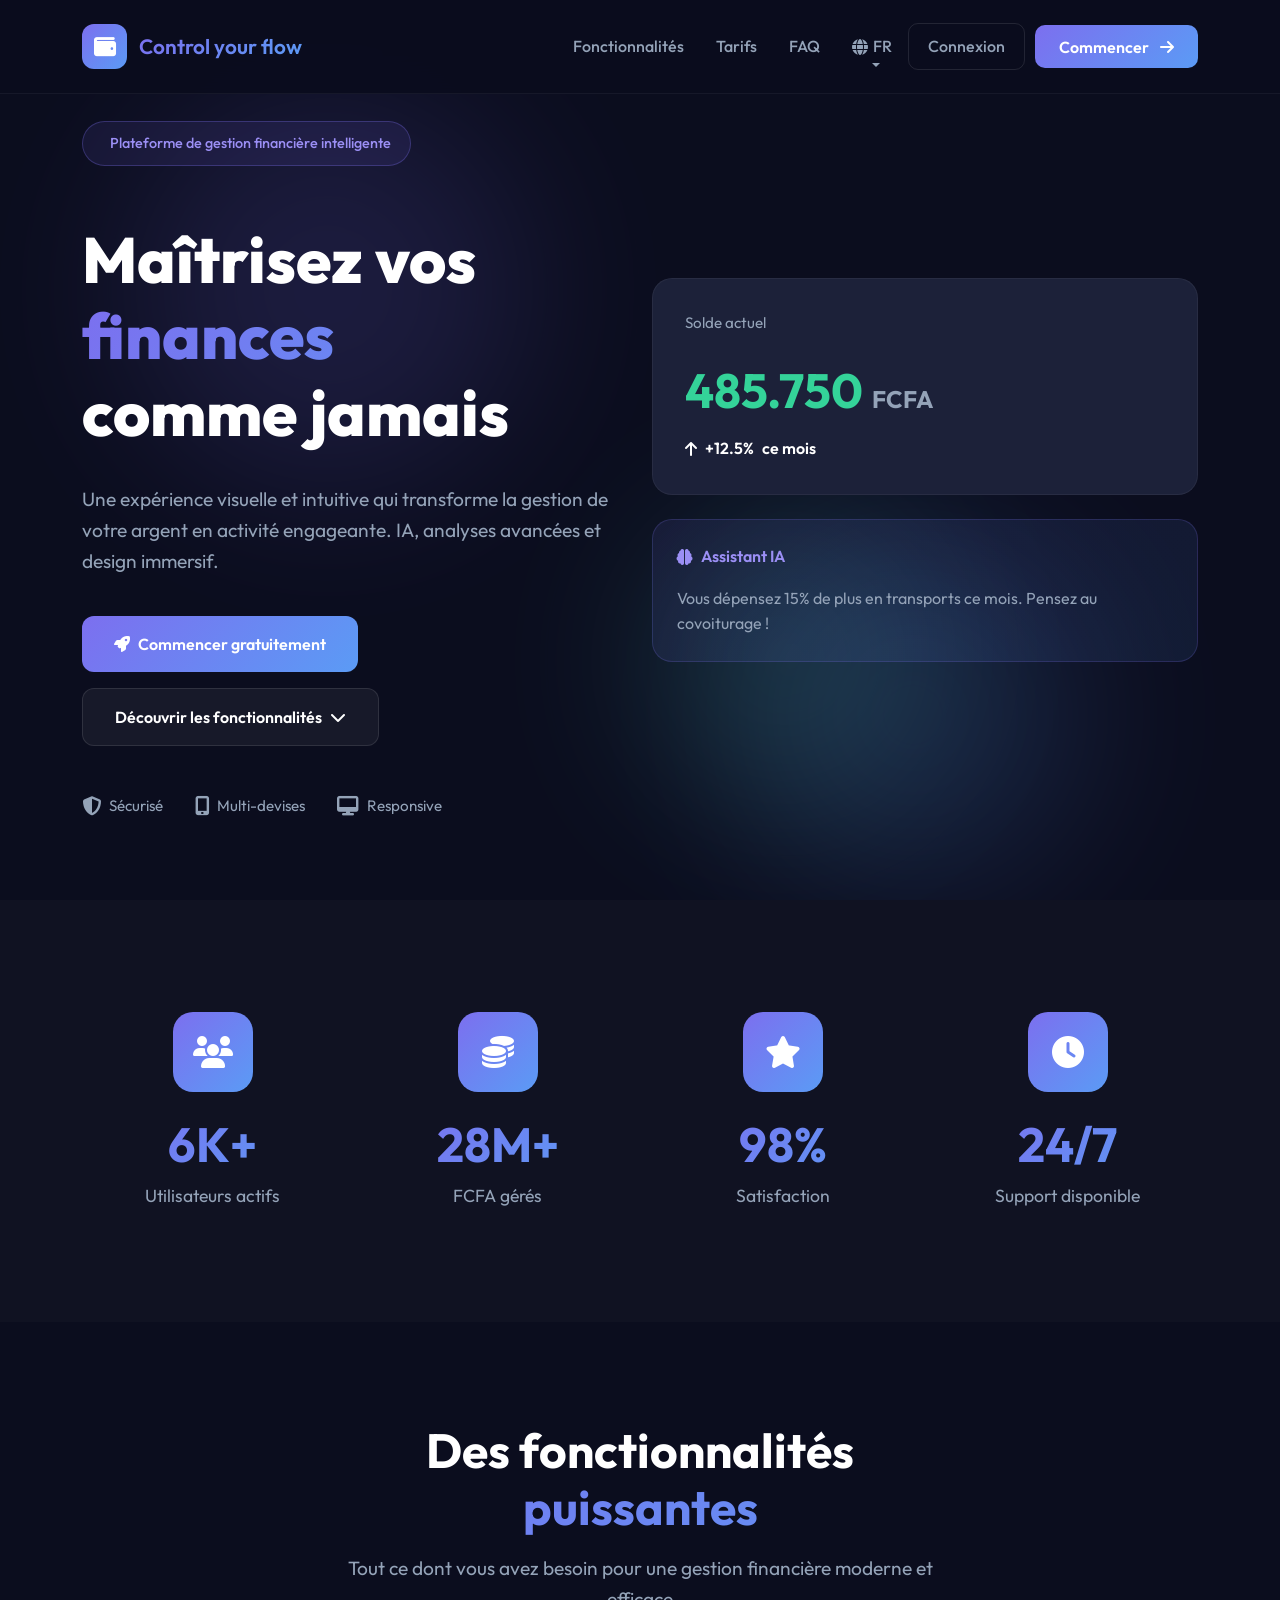
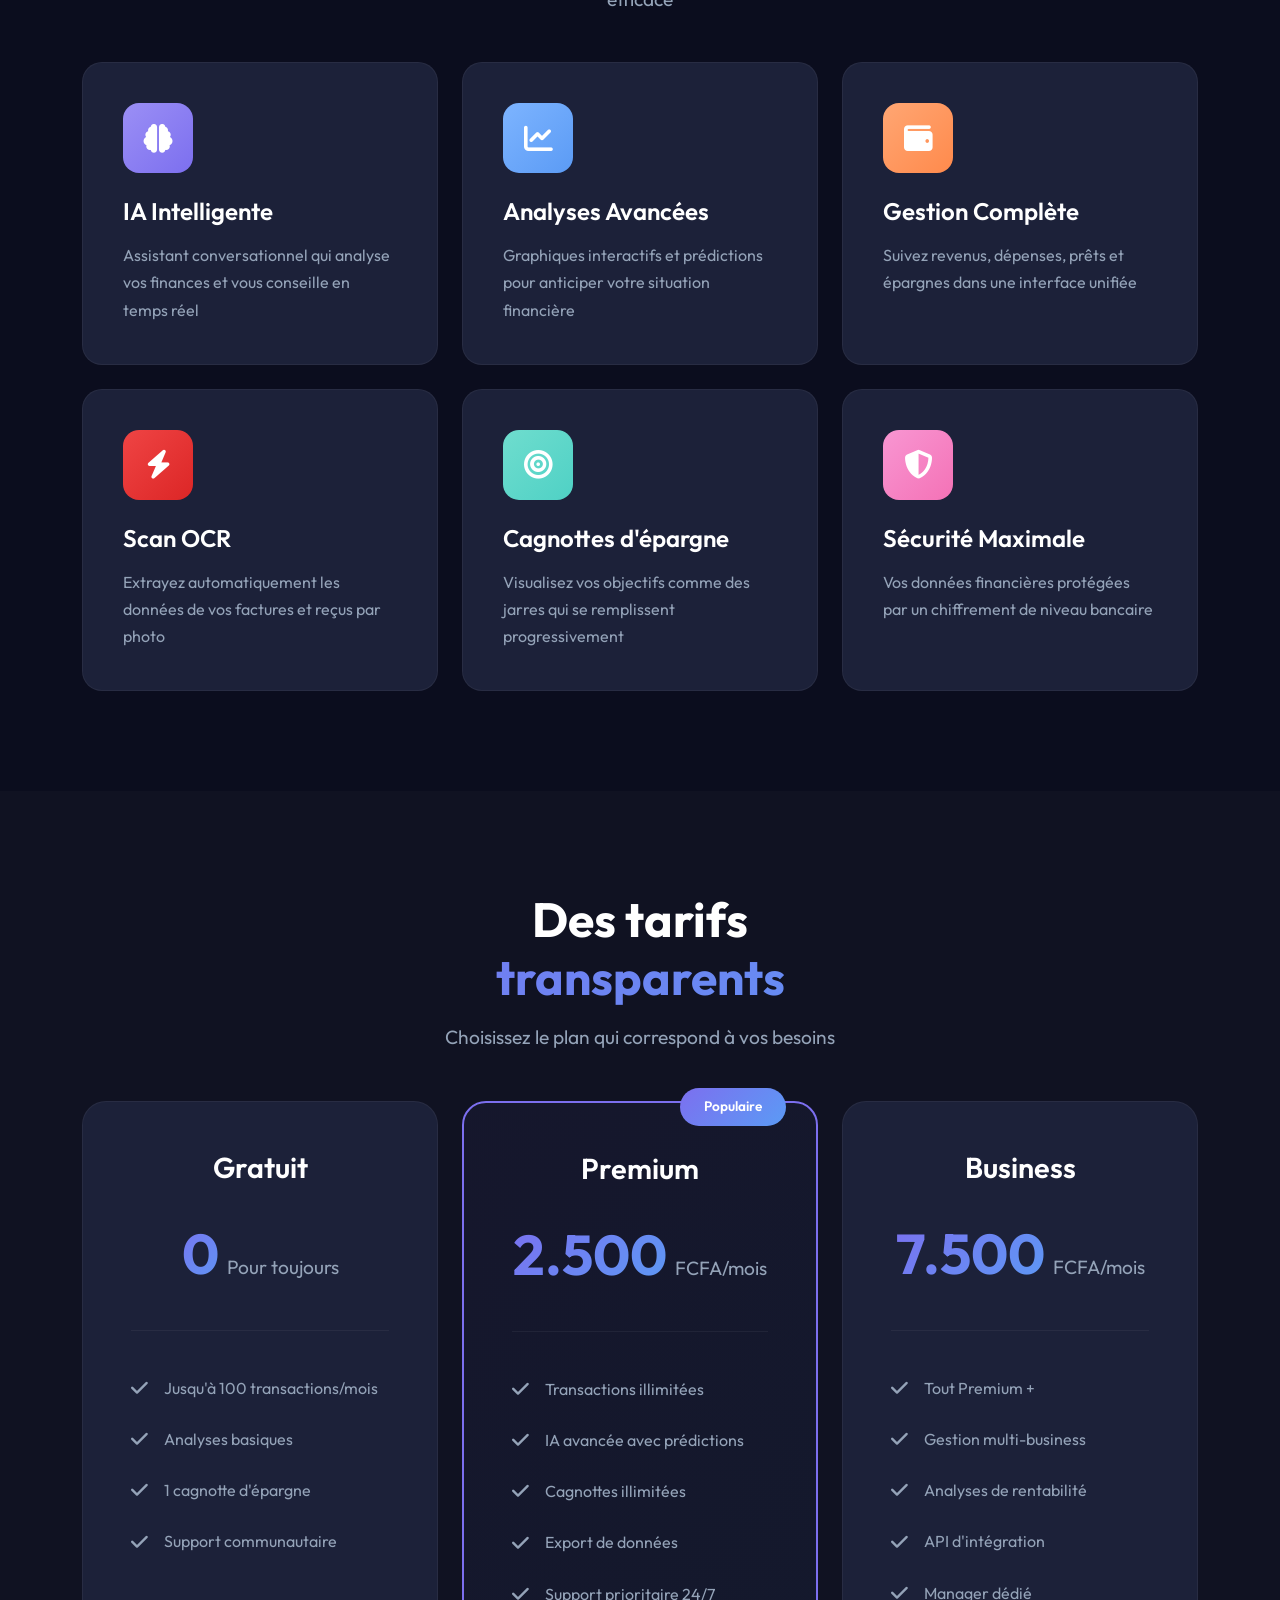
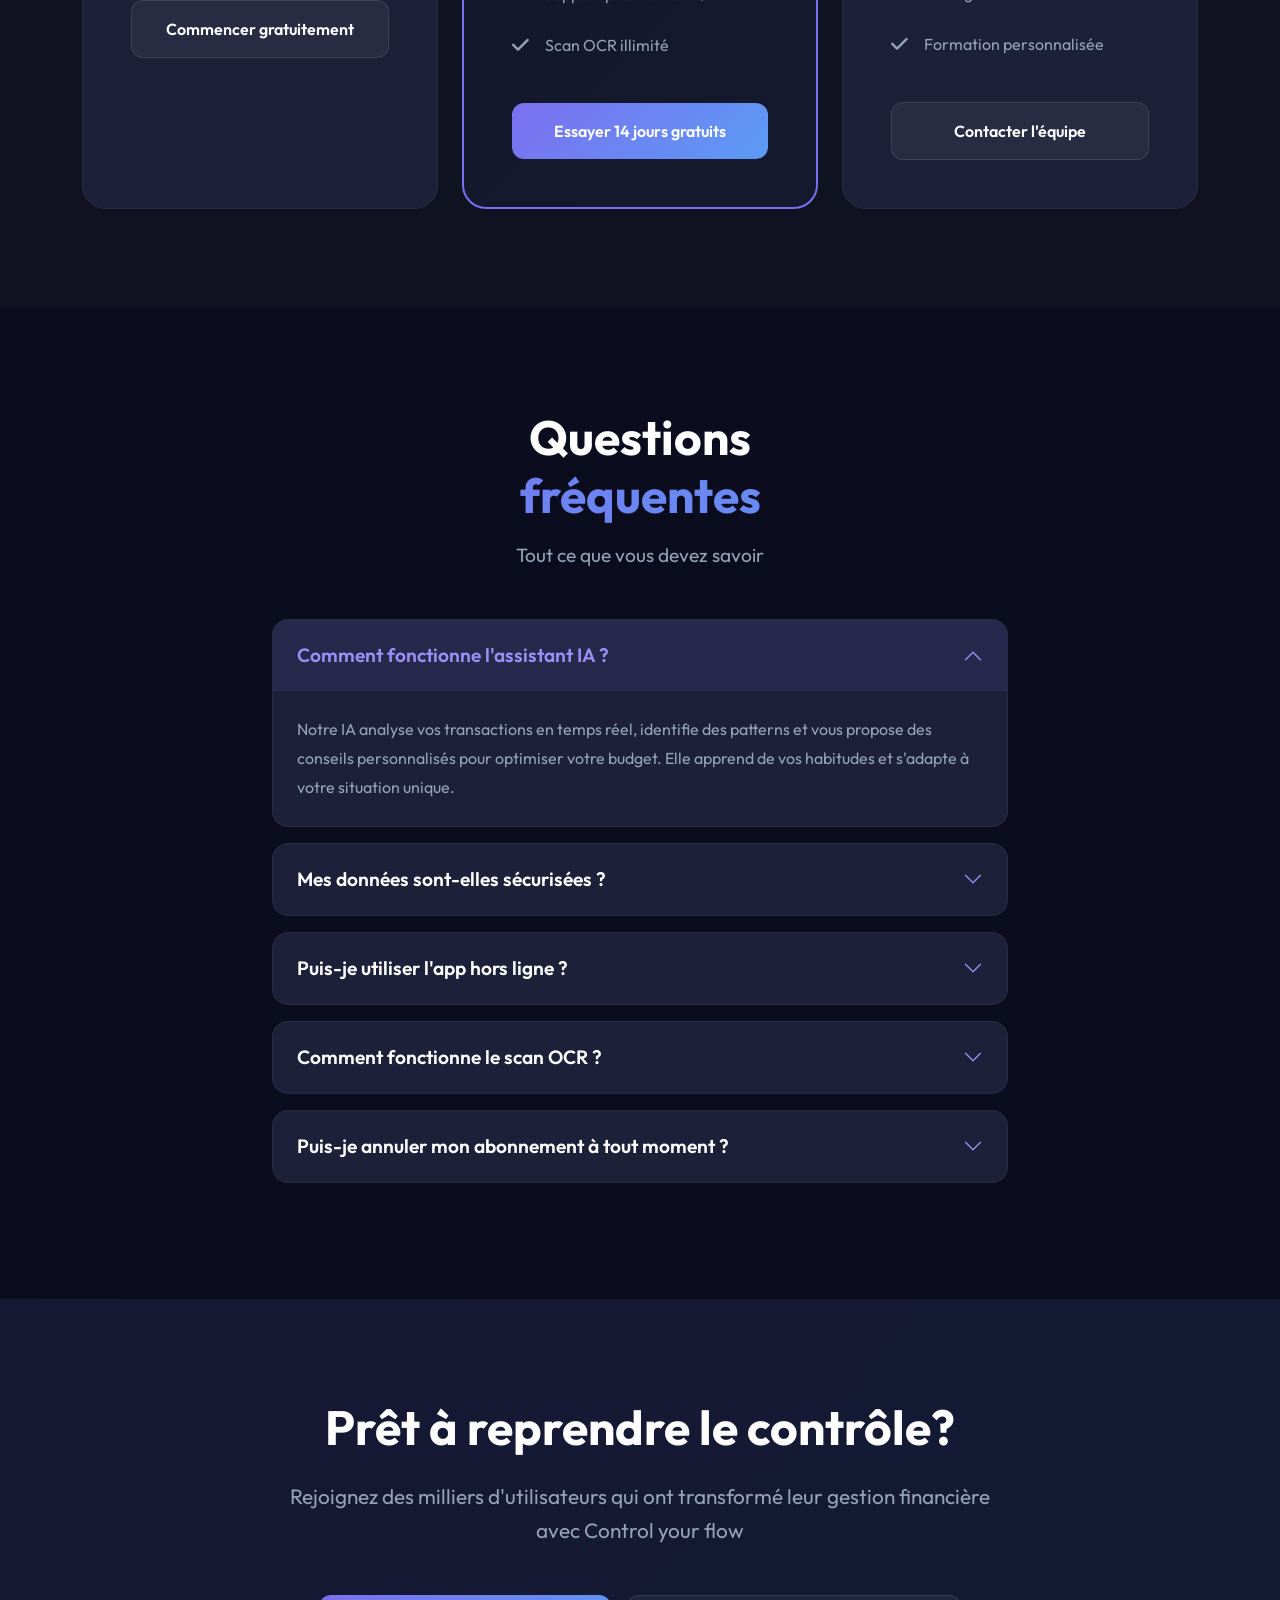
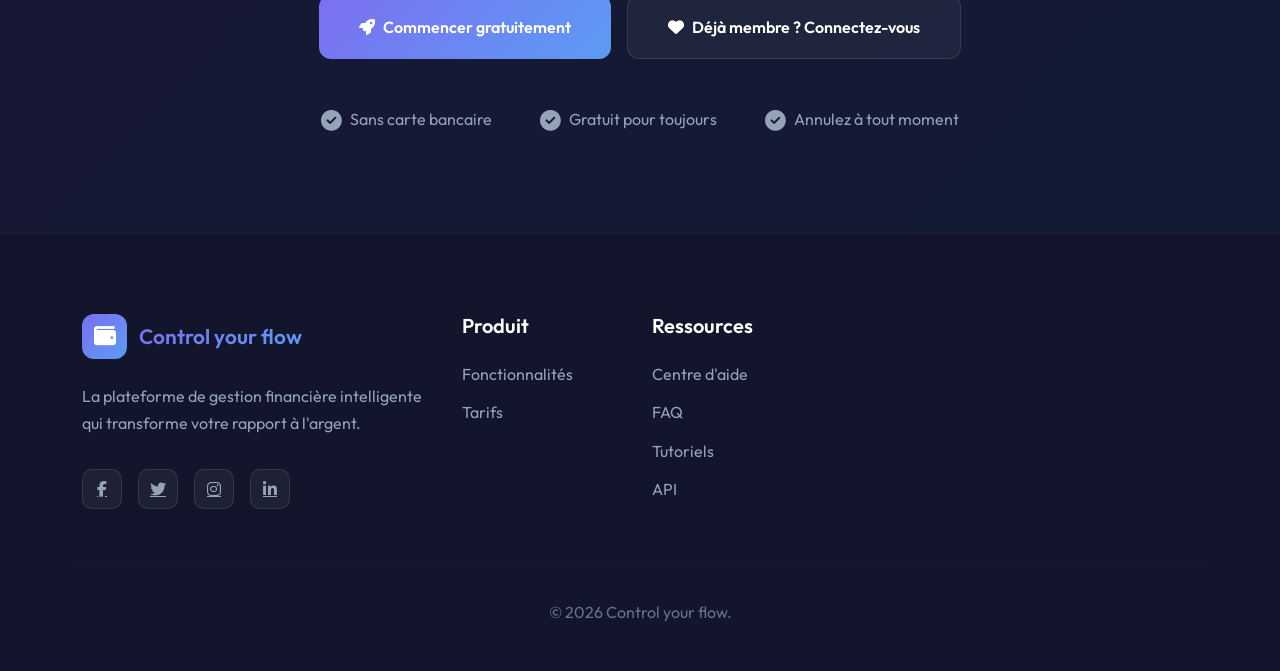
<file: index.html>
<!DOCTYPE html>
<html lang="fr">
<head>
    <meta charset="UTF-8">
    <link rel="icon" type="image/svg+xml" href="/vite.svg" />
    <meta name="viewport" content="width=device-width, initial-scale=1.0">
    <title>Control Your Flow - Plateforme de gestion financière intelligente</title>
    
 
    <link href="https://cdn.jsdelivr.net/npm/bootstrap@5.3.2/dist/css/bootstrap.min.css" rel="stylesheet">
    
 
    <link rel="preconnect" href="https://fonts.googleapis.com">
    <link rel="preconnect" href="https://fonts.gstatic.com" crossorigin>
    <link href="https://fonts.googleapis.com/css2?family=Outfit:wght@300;400;500;600;700;800&display=swap" rel="stylesheet">
    
 
    <link rel="stylesheet" href="https://cdnjs.cloudflare.com/ajax/libs/font-awesome/6.5.1/css/all.min.css">
    

    <link rel="stylesheet" href="pageacceuil.css">
</head>
<body>
  
    <nav class="navbar navbar-expand-lg navbar-dark fixed-top">
        <div class="container">
            <a class="navbar-brand d-flex align-items-center" href="#home">
                <div class="logo-icon">
                    <i class="fas fa-wallet"></i>
                </div>
                <span class="brand-text">Control your flow</span>
            </a>
            
            <button class="navbar-toggler" type="button" data-bs-toggle="collapse" data-bs-target="#navbarNav">
                <span class="navbar-toggler-icon"></span>
            </button>
            
            <div class="collapse navbar-collapse" id="navbarNav">
                <ul class="navbar-nav ms-auto align-items-center">
                    <li class="nav-item">
                        <a class="nav-link" href="#fonctionnalites" data-fr="Fonctionnalités" data-en="Features">Fonctionnalités</a>
                    </li>
                    <li class="nav-item">
                        <a class="nav-link" href="#tarifs" data-fr="Tarifs" data-en="Pricing">Tarifs</a>
                    </li>
                    
                    <li class="nav-item">
                        <a class="nav-link" href="#faq" data-fr="FAQ" data-en="FAQ">FAQ</a>
                    </li>
                    <li class="nav-item dropdown">
                        <a class="nav-link dropdown-toggle language-switcher" href="#" id="languageDropdown" role="button" data-bs-toggle="dropdown">
                            <i class="fas fa-globe"></i>
                            <span id="currentLang">FR</span>
                        </a>
                        <ul class="dropdown-menu dropdown-menu-end">
                            <li><a class="dropdown-item" href="#" onclick="switchLanguage('fr')">Français</a></li>
                            <li><a class="dropdown-item" href="#" onclick="switchLanguage('en')">English</a></li>
                        </ul>
                    </li>
                    <li class="nav-item">
                        <a class="nav-link btn-connexion" href="signin.html" data-fr="Connexion" data-en="Login">Connexion</a>
                    </li>
                    <li class="nav-item">
                        <a class="btn btn-commencer" href="signup.html" data-fr="Commencer" data-en="Get Started">
                            Commencer
                            <i class="fas fa-arrow-right ms-2"></i>
                        </a>
                    </li>
                </ul>
            </div>
        </div>
    </nav>

   
    <section id="home" class="hero-section">
        <div class="container">
            <div class="row align-items-center">
                <div class="col-lg-6">
                    <div class="hero-badge mb-4">
                        <i class="fas fa-sparkles me-2"></i>
                        <span data-fr="Plateforme de gestion financière intelligente" data-en="Intelligent financial management platform">Plateforme de gestion financière intelligente</span>
                    </div>
                    
                    <h1 class="hero-title">
                        <span data-fr="Maîtrisez vos" data-en="Master your">Maîtrisez vos</span>
                        <span class="gradient-text" data-fr="finances" data-en="finances">finances</span>
                        <span data-fr="comme jamais" data-en="like never before">comme jamais</span>
                    </h1>
                    
                    <p class="hero-description" data-fr="Une expérience visuelle et intuitive qui transforme la gestion de votre argent en activité engageante. IA, analyses avancées et design immersif." data-en="A visual and intuitive experience that transforms your money management into an engaging activity. AI, advanced analytics and immersive design.">
                        Une expérience visuelle et intuitive qui transforme la gestion de votre argent en activité engageante. IA, analyses avancées et design immersif.
                    </p>
                    
                    <div class="hero-buttons">
                        <a href="signup.html" class="btn btn-primary-custom" data-fr="Commencer gratuitement" data-en="Start for free">
                            <i class="fas fa-rocket me-2"></i>
                            Commencer gratuitement
                        </a>
                        <a href="#fonctionnalites" class="btn btn-secondary-custom" data-fr="Découvrir les fonctionnalités" data-en="Discover features">
                            Découvrir les fonctionnalités
                            <i class="fas fa-chevron-down ms-2"></i>
                        </a>
                    </div>
                    
                    <div class="hero-features">
                        <div class="feature-item">
                            <i class="fas fa-shield-alt"></i>
                            <span data-fr="Sécurisé" data-en="Secure">Sécurisé</span>
                        </div>
                        <div class="feature-item">
                            <i class="fas fa-mobile-alt"></i>
                            <span data-fr="Multi-devises" data-en="Multi-device">Multi-devises</span>
                        </div>
                        <div class="feature-item">
                            <i class="fas fa-desktop"></i>
                            <span data-fr="Responsive" data-en="Responsive">Responsive</span>
                        </div>
                    </div>
                </div>
                
                <div class="col-lg-6">
                    <div class="hero-cards">
                        <div class="balance-card">
                            <div class="card-header-custom">
                                <span data-fr="Solde actuel" data-en="Current balance">Solde actuel</span>
                            </div>
                            <div class="balance-amount">485.750 <span class="currency">FCFA</span></div>
                            <div class="balance-change">
                                <i class="fas fa-arrow-up"></i>
                                +12.5% <span data-fr="ce mois" data-en="this month">ce mois</span>
                            </div>
                        </div>
                        
                        <div class="ai-assistant-card">
                            <div class="ai-header">
                                <i class="fas fa-brain"></i>
                                <span data-fr="Assistant IA" data-en="AI Assistant">Assistant IA</span>
                            </div>
                            <p data-fr=" Vous dépensez 15% de plus en transports ce mois. Pensez au covoiturage !" data-en="💡 You're spending 15% more on transportation this month. Consider carpooling!">
                                 Vous dépensez 15% de plus en transports ce mois. Pensez au covoiturage !
                            </p>
                        </div>
                    </div>
                </div>
            </div>
        </div>
        
        
        <div class="floating-shapes">
            <div class="shape shape-1"></div>
            <div class="shape shape-2"></div>
            <div class="shape shape-3"></div>
        </div>
    </section>

    
    <section class="stats-section">
        <div class="container">
            <div class="row text-center">
                <div class="col-lg-3 col-md-6 mb-4 mb-lg-0">
                    <div class="stat-card">
                        <div class="stat-icon">
                            <i class="fas fa-users"></i>
                        </div>
                        <h3 class="stat-number" data-count="10000">10K+</h3>
                        <p class="stat-label" data-fr="Utilisateurs actifs" data-en="Active users">Utilisateurs actifs</p>
                    </div>
                </div>
                
                <div class="col-lg-3 col-md-6 mb-4 mb-lg-0">
                    <div class="stat-card">
                        <div class="stat-icon">
                            <i class="fas fa-coins"></i>
                        </div>
                        <h3 class="stat-number" data-count="50000000">50M+</h3>
                        <p class="stat-label" data-fr="FCFA gérés" data-en="FCFA managed">FCFA gérés</p>
                    </div>
                </div>
                
                <div class="col-lg-3 col-md-6">
                    <div class="stat-card">
                        <div class="stat-icon">
                            <i class="fas fa-star"></i>
                        </div>
                        <h3 class="stat-number">98%</h3>
                        <p class="stat-label" data-fr="Satisfaction" data-en="Satisfaction">Satisfaction</p>
                    </div>
                </div>
                
                <div class="col-lg-3 col-md-6">
                    <div class="stat-card">
                        <div class="stat-icon">
                            <i class="fas fa-clock"></i>
                        </div>
                        <h3 class="stat-number">24/7</h3>
                        <p class="stat-label" data-fr="Support disponible" data-en="Support available">Support disponible</p>
                    </div>
                </div>
            </div>
        </div>
    </section>

    
    <section id="fonctionnalites" class="features-section">
        <div class="container">
            <div class="section-header text-center mb-5">
                <h2 class="section-title">
                    <span data-fr="Des fonctionnalités" data-en="Features">Des fonctionnalités</span>
                    <span class="gradient-text" data-fr="puissantes" data-en="powerful">puissantes</span>
                </h2>
                <p class="section-subtitle" data-fr="Tout ce dont vous avez besoin pour une gestion financière moderne et efficace" data-en="Everything you need for modern and efficient financial management">
                    Tout ce dont vous avez besoin pour une gestion financière moderne et efficace
                </p>
            </div>
            
            <div class="row g-4">
                <div class="col-lg-4 col-md-6">
                    <div class="feature-card">
                        <div class="feature-icon gradient-purple">
                            <i class="fas fa-brain"></i>
                        </div>
                        <h3 data-fr="IA Intelligente" data-en="Smart AI">IA Intelligente</h3>
                        <p data-fr="Assistant conversationnel qui analyse vos finances et vous conseille en temps réel" data-en="Conversational assistant that analyzes your finances and advises you in real time">
                            Assistant conversationnel qui analyse vos finances et vous conseille en temps réel
                        </p>
                    </div>
                </div>
                
                <div class="col-lg-4 col-md-6">
                    <div class="feature-card">
                        <div class="feature-icon gradient-blue">
                            <i class="fas fa-chart-line"></i>
                        </div>
                        <h3 data-fr="Analyses Avancées" data-en="Advanced Analytics">Analyses Avancées</h3>
                        <p data-fr="Graphiques interactifs et prédictions pour anticiper votre situation financière" data-en="Interactive charts and predictions to anticipate your financial situation">
                            Graphiques interactifs et prédictions pour anticiper votre situation financière
                        </p>
                    </div>
                </div>
                
                <div class="col-lg-4 col-md-6">
                    <div class="feature-card">
                        <div class="feature-icon gradient-orange">
                            <i class="fas fa-wallet"></i>
                        </div>
                        <h3 data-fr="Gestion Complète" data-en="Complete Management">Gestion Complète</h3>
                        <p data-fr="Suivez revenus, dépenses, prêts et épargnes dans une interface unifiée" data-en="Track income, expenses, loans and savings in a unified interface">
                            Suivez revenus, dépenses, prêts et épargnes dans une interface unifiée
                        </p>
                    </div>
                </div>
                
                <div class="col-lg-4 col-md-6">
                    <div class="feature-card">
                        <div class="feature-icon gradient-red">
                            <i class="fas fa-bolt"></i>
                        </div>
                        <h3 data-fr="Scan OCR" data-en="OCR Scan">Scan OCR</h3>
                        <p data-fr="Extrayez automatiquement les données de vos factures et reçus par photo" data-en="Automatically extract data from your invoices and receipts by photo">
                            Extrayez automatiquement les données de vos factures et reçus par photo
                        </p>
                    </div>
                </div>
                
                <div class="col-lg-4 col-md-6">
                    <div class="feature-card">
                        <div class="feature-icon gradient-cyan">
                            <i class="fas fa-bullseye"></i>
                        </div>
                        <h3 data-fr="Cagnottes d'épargne" data-en="Savings Goals">Cagnottes d'épargne</h3>
                        <p data-fr="Visualisez vos objectifs comme des jarres qui se remplissent progressivement" data-en="Visualize your goals as jars that fill up gradually">
                            Visualisez vos objectifs comme des jarres qui se remplissent progressivement
                        </p>
                    </div>
                </div>
                
                <div class="col-lg-4 col-md-6">
                    <div class="feature-card">
                        <div class="feature-icon gradient-pink">
                            <i class="fas fa-shield-alt"></i>
                        </div>
                        <h3 data-fr="Sécurité Maximale" data-en="Maximum Security">Sécurité Maximale</h3>
                        <p data-fr="Vos données financières protégées par un chiffrement de niveau bancaire" data-en="Your financial data protected by bank-level encryption">
                            Vos données financières protégées par un chiffrement de niveau bancaire
                        </p>
                    </div>
                </div>
            </div>
        </div>
    </section>

  
    <section id="tarifs" class="pricing-section">
        <div class="container">
            <div class="section-header text-center mb-5">
                <h2 class="section-title">
                    <span data-fr="Des tarifs" data-en="Pricing">Des tarifs</span>
                    <span class="gradient-text" data-fr="transparents" data-en="transparent">transparents</span>
                </h2>
                <p class="section-subtitle" data-fr="Choisissez le plan qui correspond à vos besoins" data-en="Choose the plan that fits your needs">
                    Choisissez le plan qui correspond à vos besoins
                </p>
            </div>
            
            <div class="row g-4 justify-content-center">
                
                <div class="col-lg-4 col-md-6">
                    <div class="pricing-card">
                        <div class="pricing-header">
                            <h3 data-fr="Gratuit" data-en="Free">Gratuit</h3>
                            <div class="pricing-price">
                                <span class="price">0</span>
                                <span class="currency" data-fr="Pour toujours" data-en="Forever">Pour toujours</span>
                            </div>
                        </div>
                        
                        <ul class="pricing-features">
                            <li>
                                <i class="fas fa-check"></i>
                                <span data-fr="Jusqu'à 100 transactions/mois" data-en="Up to 100 transactions/month">Jusqu'à 100 transactions/mois</span>
                            </li>
                            <li>
                                <i class="fas fa-check"></i>
                                <span data-fr="Analyses basiques" data-en="Basic analytics">Analyses basiques</span>
                            </li>
                            <li>
                                <i class="fas fa-check"></i>
                                <span data-fr="1 cagnotte d'épargne" data-en="1 savings goal">1 cagnotte d'épargne</span>
                            </li>
                            <li>
                                <i class="fas fa-check"></i>
                                <span data-fr="Support communautaire" data-en="Community support">Support communautaire</span>
                            </li>
                        </ul>
                        
                        <a href="signup.html" class="btn btn-pricing" data-fr="Commencer gratuitement" data-en="Start for free">Commencer gratuitement</a>
                    </div>
                </div>
                
             
                <div class="col-lg-4 col-md-6">
                    <div class="pricing-card pricing-card-popular">
                        <div class="popular-badge" data-fr="Populaire" data-en="Popular">Populaire</div>
                        <div class="pricing-header">
                            <h3 data-fr="Premium" data-en="Premium">Premium</h3>
                            <div class="pricing-price">
                                <span class="price">2.500</span>
                                <span class="currency">FCFA/mois</span>
                            </div>
                        </div>
                        
                        <ul class="pricing-features">
                            <li>
                                <i class="fas fa-check"></i>
                                <span data-fr="Transactions illimitées" data-en="Unlimited transactions">Transactions illimitées</span>
                            </li>
                            <li>
                                <i class="fas fa-check"></i>
                                <span data-fr="IA avancée avec prédictions" data-en="Advanced AI with predictions">IA avancée avec prédictions</span>
                            </li>
                            <li>
                                <i class="fas fa-check"></i>
                                <span data-fr="Cagnottes illimitées" data-en="Unlimited savings goals">Cagnottes illimitées</span>
                            </li>
                            <li>
                                <i class="fas fa-check"></i>
                                <span data-fr="Export de données" data-en="Data export">Export de données</span>
                            </li>
                            <li>
                                <i class="fas fa-check"></i>
                                <span data-fr="Support prioritaire 24/7" data-en="Priority support 24/7">Support prioritaire 24/7</span>
                            </li>
                            <li>
                                <i class="fas fa-check"></i>
                                <span data-fr="Scan OCR illimité" data-en="Unlimited OCR scan">Scan OCR illimité</span>
                            </li>
                        </ul>
                        
                        <a href="signup.html" class="btn btn-pricing btn-pricing-popular" data-fr="Essayer 14 jours gratuits" data-en="Try 14 days free">Essayer 14 jours gratuits</a>
                    </div>
                </div>
                
      
                <div class="col-lg-4 col-md-6">
                    <div class="pricing-card">
                        <div class="pricing-header">
                            <h3 data-fr="Business" data-en="Business">Business</h3>
                            <div class="pricing-price">
                                <span class="price">7.500</span>
                                <span class="currency">FCFA/mois</span>
                            </div>
                        </div>
                        
                        <ul class="pricing-features">
                            <li>
                                <i class="fas fa-check"></i>
                                <span data-fr="Tout Premium +" data-en="All Premium +">Tout Premium +</span>
                            </li>
                            <li>
                                <i class="fas fa-check"></i>
                                <span data-fr="Gestion multi-business" data-en="Multi-business management">Gestion multi-business</span>
                            </li>
                            <li>
                                <i class="fas fa-check"></i>
                                <span data-fr="Analyses de rentabilité" data-en="Profitability analytics">Analyses de rentabilité</span>
                            </li>
                            <li>
                                <i class="fas fa-check"></i>
                                <span data-fr="API d'intégration" data-en="Integration API">API d'intégration</span>
                            </li>
                            <li>
                                <i class="fas fa-check"></i>
                                <span data-fr="Manager dédié" data-en="Dedicated manager">Manager dédié</span>
                            </li>
                            <li>
                                <i class="fas fa-check"></i>
                                <span data-fr="Formation personnalisée" data-en="Personalized training">Formation personnalisée</span>
                            </li>
                        </ul>
                        
                        <a href="#" class="btn btn-pricing" data-fr="Contacter l'équipe" data-en="Contact team">Contacter l'équipe</a>
                    </div>
                </div>
            </div>
        </div>
    </section>

  
    <section id="faq" class="faq-section">
        <div class="container">
            <div class="section-header text-center mb-5">
                <h2 class="section-title">
                    <span data-fr="Questions" data-en="Questions">Questions</span>
                    <span class="gradient-text" data-fr="fréquentes" data-en="frequent">fréquentes</span>
                </h2>
                <p class="section-subtitle" data-fr="Tout ce que vous devez savoir" data-en="Everything you need to know">
                    Tout ce que vous devez savoir
                </p>
            </div>
            
            <div class="row justify-content-center">
                <div class="col-lg-8">
                    <div class="accordion custom-accordion" id="faqAccordion">
                        <div class="accordion-item">
                            <h2 class="accordion-header">
                                <button class="accordion-button" type="button" data-bs-toggle="collapse" data-bs-target="#faq1">
                                    <span data-fr="Comment fonctionne l'assistant IA ?" data-en="How does the AI assistant work?">Comment fonctionne l'assistant IA ?</span>
                                </button>
                            </h2>
                            <div id="faq1" class="accordion-collapse collapse show" data-bs-parent="#faqAccordion">
                                <div class="accordion-body" data-fr="Notre IA analyse vos transactions en temps réel, identifie des patterns et vous propose des conseils personnalisés pour optimiser votre budget. Elle apprend de vos habitudes et s'adapte à votre situation unique." data-en="Our AI analyzes your transactions in real time, identifies patterns and offers you personalized advice to optimize your budget. It learns from your habits and adapts to your unique situation.">
                                    Notre IA analyse vos transactions en temps réel, identifie des patterns et vous propose des conseils personnalisés pour optimiser votre budget. Elle apprend de vos habitudes et s'adapte à votre situation unique.
                                </div>
                            </div>
                        </div>
                        
                        <div class="accordion-item">
                            <h2 class="accordion-header">
                                <button class="accordion-button collapsed" type="button" data-bs-toggle="collapse" data-bs-target="#faq2">
                                    <span data-fr="Mes données sont-elles sécurisées ?" data-en="Is my data secure?">Mes données sont-elles sécurisées ?</span>
                                </button>
                            </h2>
                            <div id="faq2" class="accordion-collapse collapse" data-bs-parent="#faqAccordion">
                                <div class="accordion-body" data-fr="Absolument. Nous utilisons un chiffrement de niveau bancaire (AES-256) pour protéger toutes vos données. Vos informations financières ne sont jamais partagées avec des tiers et nos serveurs sont hébergés dans des centres de données certifiés." data-en="Absolutely. We use bank-level encryption (AES-256) to protect all your data. Your financial information is never shared with third parties and our servers are hosted in certified data centers.">
                                    Absolument. Nous utilisons un chiffrement de niveau bancaire (AES-256) pour protéger toutes vos données. Vos informations financières ne sont jamais partagées avec des tiers et nos serveurs sont hébergés dans des centres de données certifiés.
                                </div>
                            </div>
                        </div>
                        
                        <div class="accordion-item">
                            <h2 class="accordion-header">
                                <button class="accordion-button collapsed" type="button" data-bs-toggle="collapse" data-bs-target="#faq3">
                                    <span data-fr="Puis-je utiliser l'app hors ligne ?" data-en="Can I use the app offline?">Puis-je utiliser l'app hors ligne ?</span>
                                </button>
                            </h2>
                            <div id="faq3" class="accordion-collapse collapse" data-bs-parent="#faqAccordion">
                                <div class="accordion-body" data-fr="Oui ! Notre application mobile vous permet d'enregistrer des transactions même sans connexion internet. Les données seront automatiquement synchronisées dès que vous retrouverez une connexion." data-en="Yes! Our mobile application allows you to record transactions even without an internet connection. The data will be automatically synchronized as soon as you regain a connection.">
                                    Oui ! Notre application mobile vous permet d'enregistrer des transactions même sans connexion internet. Les données seront automatiquement synchronisées dès que vous retrouverez une connexion.
                                </div>
                            </div>
                        </div>
                        
                        <div class="accordion-item">
                            <h2 class="accordion-header">
                                <button class="accordion-button collapsed" type="button" data-bs-toggle="collapse" data-bs-target="#faq4">
                                    <span data-fr="Comment fonctionne le scan OCR ?" data-en="How does OCR scanning work?">Comment fonctionne le scan OCR ?</span>
                                </button>
                            </h2>
                            <div id="faq4" class="accordion-collapse collapse" data-bs-parent="#faqAccordion">
                                <div class="accordion-body" data-fr="Prenez simplement une photo de votre facture ou reçu avec votre smartphone. Notre technologie OCR extrait automatiquement les informations importantes (montant, date, catégorie) et crée la transaction pour vous." data-en="Simply take a photo of your invoice or receipt with your smartphone. Our OCR technology automatically extracts important information (amount, date, category) and creates the transaction for you.">
                                    Prenez simplement une photo de votre facture ou reçu avec votre smartphone. Notre technologie OCR extrait automatiquement les informations importantes (montant, date, catégorie) et crée la transaction pour vous.
                                </div>
                            </div>
                        </div>
                        
                        <div class="accordion-item">
                            <h2 class="accordion-header">
                                <button class="accordion-button collapsed" type="button" data-bs-toggle="collapse" data-bs-target="#faq5">
                                    <span data-fr="Puis-je annuler mon abonnement à tout moment ?" data-en="Can I cancel my subscription at any time?">Puis-je annuler mon abonnement à tout moment ?</span>
                                </button>
                            </h2>
                            <div id="faq5" class="accordion-collapse collapse" data-bs-parent="#faqAccordion">
                                <div class="accordion-body" data-fr="Oui, vous pouvez annuler votre abonnement à tout moment depuis les paramètres de votre compte. Il n'y a aucun engagement et aucun frais d'annulation. Vous conserverez l'accès jusqu'à la fin de votre période payée." data-en="Yes, you can cancel your subscription at any time from your account settings. There is no commitment and no cancellation fees. You will retain access until the end of your paid period.">
                                    Oui, vous pouvez annuler votre abonnement à tout moment depuis les paramètres de votre compte. Il n'y a aucun engagement et aucun frais d'annulation. Vous conserverez l'accès jusqu'à la fin de votre période payée.
                                </div>
                            </div>
                        </div>
                    </div>
                </div>
            </div>
        </div>
    </section>

    
    <section class="cta-section">
        <div class="container">
            <div class="cta-content text-center">
                <h2 data-fr="Prêt à reprendre le contrôle?" data-en="Ready to take back control?">Prêt à reprendre le contrôle?</h2>
                <p data-fr="Rejoignez des milliers d'utilisateurs qui ont transformé leur gestion financière avec Control your flow" data-en="Join thousands of users who have transformed their financial management with Control your flow">
                    Rejoignez des milliers d'utilisateurs qui ont transformé leur gestion financière avec Control your flow
                </p>
                
                <div class="cta-buttons">
                    <a href="signup.html" class="btn btn-cta-primary" data-fr="Commencer gratuitement" data-en="Start for free">
                        <i class="fas fa-rocket me-2"></i>
                        Commencer gratuitement
                    </a>
                    <a href="signin.html" class="btn btn-cta-secondary" data-fr="Déjà membre ? Connectez-vous" data-en="Already a member? Log in">
                        <i class="fas fa-heart me-2"></i>
                        Déjà membre ? Connectez-vous
                    </a>
                </div>
                
                <div class="cta-features">
                    <div class="cta-feature">
                        <i class="fas fa-check-circle"></i>
                        <span data-fr="Sans carte bancaire" data-en="No credit card required">Sans carte bancaire</span>
                    </div>
                    <div class="cta-feature">
                        <i class="fas fa-check-circle"></i>
                        <span data-fr="Gratuit pour toujours" data-en="Free forever">Gratuit pour toujours</span>
                    </div>
                    <div class="cta-feature">
                        <i class="fas fa-check-circle"></i>
                        <span data-fr="Annulez à tout moment" data-en="Cancel anytime">Annulez à tout moment</span>
                    </div>
                </div>
            </div>
        </div>
    </section>


    <footer class="footer">
        <div class="container">
            <div class="row">
                <div class="col-lg-4 mb-4 mb-lg-0">
                    <div class="footer-brand">
                        <div class="logo-icon">
                            <i class="fas fa-wallet"></i>
                        </div>
                        <span class="brand-text">Control your flow</span>
                    </div>
                    <p class="footer-description" data-fr="La plateforme de gestion financière intelligente qui transforme votre rapport à l'argent." data-en="The intelligent financial management platform that transforms your relationship with money.">
                        La plateforme de gestion financière intelligente qui transforme votre rapport à l'argent.
                    </p>
                    <div class="social-links">
                        <a href="#"><i class="fab fa-facebook-f"></i></a>
                        <a href="#"><i class="fab fa-twitter"></i></a>
                        <a href="#"><i class="fab fa-instagram"></i></a>
                        <a href="#"><i class="fab fa-linkedin-in"></i></a>
                    </div>
                </div>
                
                <div class="col-lg-2 col-md-3 col-6 mb-4 mb-lg-0">
                    <h5 data-fr="Produit" data-en="Product">Produit</h5>
                    <ul class="footer-links">
                        <li><a href="#fonctionnalites" data-fr="Fonctionnalités" data-en="Features">Fonctionnalités</a></li>
                        <li><a href="#tarifs" data-fr="Tarifs" data-en="Pricing">Tarifs</a></li>
                     
                    </ul>
                </div>
                
                
                <div class="col-lg-2 col-md-3 col-6 mb-4 mb-lg-0">
                    <h5 data-fr="Ressources" data-en="Resources">Ressources</h5>
                    <ul class="footer-links">
                        <li><a href="#" data-fr="Centre d'aide" data-en="Help center">Centre d'aide</a></li>
                        <li><a href="#faq" data-fr="FAQ" data-en="FAQ">FAQ</a></li>
                        <li><a href="#" data-fr="Tutoriels" data-en="Tutorials">Tutoriels</a></li>
                        <li><a href="#" data-fr="API" data-en="API">API</a></li>
                    </ul>
                </div>
                
                
            
            <hr class="footer-divider">
            
            <div class="footer-bottom">
                <p>&copy; 2026 Control your flow. </p>
            </div>
        </div>
    </footer>


    <script src="https://cdn.jsdelivr.net/npm/bootstrap@5.3.2/dist/js/bootstrap.bundle.min.js"></script>
    

    <script src="pageacceuil.js"></script>
</body>
</html>
</file>
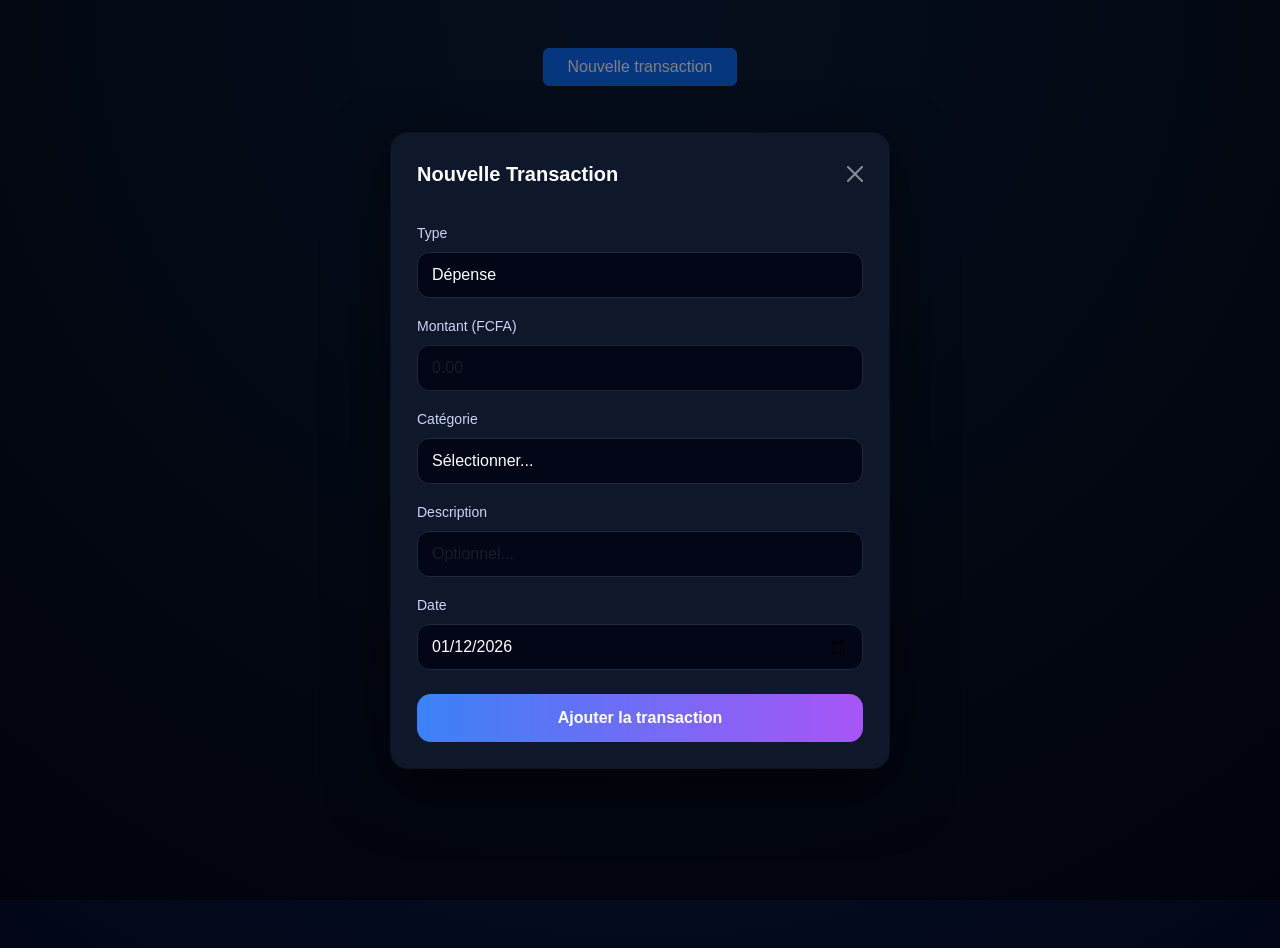
<file: transaction.html>
<!DOCTYPE html>
<html lang="fr">
<head>
  <meta charset="UTF-8" />
  <title>Nouvelle Transaction</title>
  <meta name="viewport" content="width=device-width, initial-scale=1">

  <!-- Bootstrap CSS -->
  <link href="https://cdn.jsdelivr.net/npm/bootstrap@5.3.2/dist/css/bootstrap.min.css" rel="stylesheet">

  <!-- CSS personnalisé -->
  <link rel="stylesheet" href="transaction.css">
</head>
<body>
<div class="modal-backdrop fade show "></div>
<!-- Bouton pour ouvrir le modal -->
<div class="text-center mt-5">
  <button class="btn btn-primary px-4" data-bs-toggle="modal" data-bs-target="#transactionModal">
    Nouvelle transaction
  </button>
</div>

<!-- MODAL -->
<div class="modal fade show" id="transactionModal" tabindex="-1" style="display: block;">
  <div class="modal-dialog modal-dialog-centered">
    <div class="modal-content transaction-modal">

      <!-- HEADER -->
      <div class="modal-header border-0">
        <h5 class="modal-title">Nouvelle Transaction</h5>
        <button type="button" class="btn-close btn-close-white" data-bs-dismiss="modal"></button>
      </div>

      <!-- BODY -->
      <div class="modal-body">

        <!-- Type -->
        <div class="mb-3">
          <label class="form-label">Type</label>
          <select class="form-select custom-input">
            <option selected>Dépense</option>
            <option>Revenu</option>
          </select>
        </div>

        <!-- Montant -->
        <div class="mb-3">
          <label class="form-label">Montant (FCFA)</label>
          <input type="number" class="form-control custom-input" placeholder="0.00">
        </div>

        <!-- Catégorie -->
        <div class="mb-3">
          <label class="form-label">Catégorie</label>
          <select class="form-select custom-input">
            <option selected disabled>Sélectionner...</option>
            <option>Alimentation</option>
            <option>Transport</option>
            <option>Loisirs</option>
            <option>Santé</option>
            <option>Logement</option>
            <option>Shopping</option>
            <option>Autre</option>
          </select>
        </div>

        <!-- Description -->
        <div class="mb-3">
          <label class="form-label">Description</label>
          <input type="text" class="form-control custom-input" placeholder="Optionnel...">
        </div>

        <!-- Date -->
        <div class="mb-4">
          <label class="form-label">Date</label>
          <input type="date" class="form-control custom-input" value="2026-01-12">
        </div>

        <!-- Bouton -->
        <button class="btn btn-gradient w-100">
          Ajouter la transaction
        </button>

      </div>
    </div>
  </div>
</div>


</body>
</html>
</file>
<file: pageacceuil.css>
:root {
   
    --primary-dark: #0B0D1E;
    --secondary-dark: #12152B;
    --card-dark: #1C2139;
    --card-darker: #161B31;
   
    --purple-main: #7C6FEF;
    --purple-light: #9B8FF5;
    --blue-main: #5B9BF5;
    --blue-light: #7DB4FF;
    --cyan-main: #4FD1C5;
    --cyan-light: #6FDDCE;

    --orange-main: #FF8A4C;
    --orange-light: #FFA673;
    --pink-main: #F472B6;
    --pink-light: #F896D2;
    --red-main: #EF4444;
    --green-main: #10B981;
    --green-light: #34D399;
    
  
    --text-primary: #FFFFFF;
    --text-secondary: #94A3B8;
    --text-muted: #64748B;
    
    --gradient-brand: linear-gradient(135deg, #7C6FEF 0%, #5B9BF5 100%);
    --gradient-purple: linear-gradient(135deg, #9B8FF5 0%, #7C6FEF 100%);
    --gradient-blue: linear-gradient(135deg, #7DB4FF 0%, #5B9BF5 100%);
    --gradient-cyan: linear-gradient(135deg, #6FDDCE 0%, #4FD1C5 100%);
    --gradient-orange: linear-gradient(135deg, #FFA673 0%, #FF8A4C 100%);
    --gradient-pink: linear-gradient(135deg, #F896D2 0%, #F472B6 100%);
    --gradient-red: linear-gradient(135deg, #EF4444 0%, #DC2626 100%);
    
   
    --bg-blur: rgba(28, 33, 57, 0.8);
    --border-subtle: rgba(255, 255, 255, 0.05);
}

* {
    margin: 0;
    padding: 0;
    box-sizing: border-box;
}

body {
    font-family: 'Outfit', sans-serif;
    background: var(--primary-dark);
    color: var(--text-primary);
    overflow-x: hidden;
    line-height: 1.6;
}

html {
    scroll-behavior: smooth;
}

.navbar {
    background: rgba(11, 13, 30, 0.95);
    backdrop-filter: blur(20px);
    padding: 1.2rem 0;
    transition: all 0.3s ease;
    border-bottom: 1px solid var(--border-subtle);
}

.navbar.scrolled {
    padding: 0.8rem 0;
    box-shadow: 0 10px 40px rgba(0, 0, 0, 0.3);
}

.logo-icon {
    width: 45px;
    height: 45px;
    background: var(--gradient-brand);
    border-radius: 12px;
    display: flex;
    align-items: center;
    justify-content: center;
    margin-right: 12px;
    transition: transform 0.3s ease;
}

.logo-icon:hover {
    transform: rotate(360deg) scale(1.1);
}

.logo-icon i {
    color: white;
    font-size: 22px;
}

.brand-text {
    font-size: 1.3rem;
    font-weight: 600;
    background: var(--gradient-brand);
    -webkit-background-clip: text;
    -webkit-text-fill-color: transparent;
    background-clip: text;
}

.nav-link {
    color: var(--text-secondary) !important;
    font-weight: 500;
    padding: 0.5rem 1rem !important;
    transition: all 0.3s ease;
    position: relative;
}

.nav-link:hover {
    color: var(--text-primary) !important;
}

.nav-link::after {
    content: '';
    position: absolute;
    bottom: 0;
    left: 50%;
    transform: translateX(-50%);
    width: 0;
    height: 2px;
    background: var(--gradient-brand);
    transition: width 0.3s ease;
}

.nav-link:hover::after {
    width: 60%;
}

.language-switcher {
    display: flex;
    align-items: center;
    gap: 5px;
}

.btn-connexion {
    border: 1px solid rgba(255, 255, 255, 0.1);
    border-radius: 10px;
    padding: 0.6rem 1.2rem !important;
    transition: all 0.3s ease;
}

.btn-connexion:hover {
    background: rgba(255, 255, 255, 0.05);
    border-color: var(--purple-main);
}

.btn-commencer {
    background: var(--gradient-brand);
    color: white !important;
    border-radius: 10px;
    padding: 0.6rem 1.5rem;
    font-weight: 600;
    border: none;
    transition: all 0.3s ease;
    margin-left: 10px;
}

.btn-commencer:hover {
    transform: translateY(-2px);
    box-shadow: 0 10px 30px rgba(124, 111, 239, 0.4);
}


.hero-section {
    min-height: 100vh;
    display: flex;
    align-items: center;
    padding: 120px 0 80px;
    position: relative;
    overflow: hidden;
}

.floating-shapes {
    position: absolute;
    width: 100%;
    height: 100%;
    top: 0;
    left: 0;
    z-index: 0;
    pointer-events: none;
}

.shape {
    position: absolute;
    border-radius: 50%;
    filter: blur(80px);
    opacity: 0.15;
    animation: float 20s infinite ease-in-out;
}

.shape-1 {
    width: 400px;
    height: 400px;
    background: var(--purple-main);
    top: 10%;
    left: 10%;
    animation-delay: 0s;
}

.shape-2 {
    width: 350px;
    height: 350px;
    background: var(--blue-main);
    top: 60%;
    right: 15%;
    animation-delay: 7s;
}

.shape-3 {
    width: 300px;
    height: 300px;
    background: var(--cyan-main);
    bottom: 10%;
    left: 50%;
    animation-delay: 14s;
}

@keyframes float {
    0%, 100% {
        transform: translate(0, 0) scale(1);
    }
    33% {
        transform: translate(30px, -30px) scale(1.1);
    }
    66% {
        transform: translate(-20px, 20px) scale(0.9);
    }
}

.hero-section .container {
    position: relative;
    z-index: 1;
}

.hero-badge {
    display: inline-flex;
    align-items: center;
    padding: 0.6rem 1.2rem;
    background: rgba(124, 111, 239, 0.1);
    border: 1px solid rgba(124, 111, 239, 0.3);
    border-radius: 50px;
    color: var(--purple-light);
    font-size: 0.9rem;
    font-weight: 500;
    animation: slideDown 0.8s ease-out;
}

@keyframes slideDown {
    from {
        opacity: 0;
        transform: translateY(-20px);
    }
    to {
        opacity: 1;
        transform: translateY(0);
    }
}

.hero-title {
    font-size: 4rem;
    font-weight: 800;
    line-height: 1.2;
    margin: 2rem 0;
    animation: slideUp 0.8s ease-out 0.2s backwards;
}

@keyframes slideUp {
    from {
        opacity: 0;
        transform: translateY(30px);
    }
    to {
        opacity: 1;
        transform: translateY(0);
    }
}

.gradient-text {
    background: var(--gradient-brand);
    -webkit-background-clip: text;
    -webkit-text-fill-color: transparent;
    background-clip: text;
    display: block;
}

.hero-description {
    font-size: 1.2rem;
    color: var(--text-secondary);
    max-width: 600px;
    margin-bottom: 2.5rem;
    animation: slideUp 0.8s ease-out 0.4s backwards;
}

.hero-buttons {
    display: flex;
    gap: 1rem;
    flex-wrap: wrap;
    margin-bottom: 3rem;
    animation: slideUp 0.8s ease-out 0.6s backwards;
}

.btn-primary-custom {
    background: var(--gradient-brand);
    color: white;
    padding: 1rem 2rem;
    border-radius: 12px;
    font-weight: 600;
    text-decoration: none;
    display: inline-flex;
    align-items: center;
    transition: all 0.3s ease;
    border: none;
}

.btn-primary-custom:hover {
    transform: translateY(-3px);
    box-shadow: 0 15px 40px rgba(124, 111, 239, 0.4);
    color: white;
}

.btn-secondary-custom {
    background: rgba(255, 255, 255, 0.05);
    color: var(--text-primary);
    padding: 1rem 2rem;
    border-radius: 12px;
    font-weight: 600;
    text-decoration: none;
    display: inline-flex;
    align-items: center;
    border: 1px solid rgba(255, 255, 255, 0.1);
    transition: all 0.3s ease;
}

.btn-secondary-custom:hover {
    background: rgba(255, 255, 255, 0.1);
    border-color: var(--purple-main);
    color: white;
}

.hero-features {
    display: flex;
    gap: 2rem;
    flex-wrap: wrap;
    animation: slideUp 0.8s ease-out 0.8s backwards;
}

.feature-item {
    display: flex;
    align-items: center;
    gap: 0.5rem;
    color: var(--text-secondary);
    font-size: 0.95rem;
}

.feature-item i {
    color: var(--green);
    font-size: 1.2rem;
}


.hero-cards {
    position: relative;
    animation: slideLeft 0.8s ease-out 0.4s backwards;
}

@keyframes slideLeft {
    from {
        opacity: 0;
        transform: translateX(50px);
    }
    to {
        opacity: 1;
        transform: translateX(0);
    }
}

.balance-card {
    background: var(--card-dark);
    border: 1px solid rgba(255, 255, 255, 0.05);
    border-radius: 20px;
    padding: 2rem;
    margin-bottom: 1.5rem;
    backdrop-filter: blur(10px);
    transition: all 0.3s ease;
}

.balance-card:hover {
    transform: translateY(-5px);
    box-shadow: 0 20px 60px rgba(124, 111, 239, 0.2);
}

.card-header-custom {
    color: var(--text-secondary);
    font-size: 0.95rem;
    margin-bottom: 1rem;
}

.balance-amount {
    font-size: 3rem;
    font-weight: 700;
    color: var(--green-light);
    margin-bottom: 0.5rem;
}

.currency {
    font-size: 1.5rem;
    color: var(--text-secondary);
}

.balance-change {
    display: flex;
    align-items: center;
    gap: 0.5rem;
    color: var(--green);
    font-weight: 600;
}

.balance-change i {
    animation: bounce 2s infinite;
}

@keyframes bounce {
    0%, 100% {
        transform: translateY(0);
    }
    50% {
        transform: translateY(-5px);
    }
}

.ai-assistant-card {
    background: linear-gradient(135deg, rgba(124, 111, 239, 0.1) 0%, rgba(91, 155, 245, 0.1) 100%);
    border: 1px solid rgba(124, 111, 239, 0.2);
    border-radius: 20px;
    padding: 1.5rem;
    transition: all 0.3s ease;
}

.ai-assistant-card:hover {
    transform: translateY(-5px);
    box-shadow: 0 20px 60px rgba(124, 111, 239, 0.3);
}

.ai-header {
    display: flex;
    align-items: center;
    gap: 0.5rem;
    color: var(--purple-light);
    font-weight: 600;
    margin-bottom: 1rem;
}

.ai-header i {
    animation: pulse 2s infinite;
}

@keyframes pulse {
    0%, 100% {
        opacity: 1;
    }
    50% {
        opacity: 0.6;
    }
}

.ai-assistant-card p {
    color: var(--text-secondary);
    margin: 0;
    line-height: 1.6;
}


.stats-section {
    padding: 80px 0;
    background: rgba(255, 255, 255, 0.02);
}

.stat-card {
    text-align: center;
    padding: 2rem;
    transition: all 0.3s ease;
}

.stat-card:hover {
    transform: translateY(-5px);
}

.stat-icon {
    width: 80px;
    height: 80px;
    margin: 0 auto 1.5rem;
    background: var(--gradient-brand);
    border-radius: 20px;
    display: flex;
    align-items: center;
    justify-content: center;
    font-size: 2rem;
    color: white;
    transition: all 0.3s ease;
}

.stat-card:hover .stat-icon {
    transform: scale(1.1) rotate(5deg);
}

.stat-number {
    font-size: 3rem;
    font-weight: 700;
    background: var(--gradient-brand);
    -webkit-background-clip: text;
    -webkit-text-fill-color: transparent;
    background-clip: text;
    margin-bottom: 0.5rem;
}

.stat-label {
    color: var(--text-secondary);
    font-size: 1.1rem;
    margin: 0;
}


.features-section {
    padding: 100px 0;
}

.section-header {
    margin-bottom: 4rem;
}

.section-title {
    font-size: 3rem;
    font-weight: 700;
    margin-bottom: 1rem;
}

.section-subtitle {
    font-size: 1.2rem;
    color: var(--text-secondary);
    max-width: 600px;
    margin: 0 auto;
}

.feature-card {
    background: var(--card-dark);
    border: 1px solid rgba(255, 255, 255, 0.05);
    border-radius: 20px;
    padding: 2.5rem;
    height: 100%;
    transition: all 0.3s ease;
    position: relative;
    overflow: hidden;
}

.feature-card::before {
    content: '';
    position: absolute;
    top: 0;
    left: 0;
    width: 100%;
    height: 100%;
    background: var(--gradient-brand);
    opacity: 0;
    transition: opacity 0.3s ease;
}

.feature-card:hover {
    transform: translateY(-10px);
    border-color: var(--purple-main);
    box-shadow: 0 20px 60px rgba(124, 111, 239, 0.3);
}

.feature-card:hover::before {
    opacity: 0.05;
}

.feature-icon {
    width: 70px;
    height: 70px;
    border-radius: 16px;
    display: flex;
    align-items: center;
    justify-content: center;
    font-size: 1.8rem;
    color: white;
    margin-bottom: 1.5rem;
    transition: all 0.3s ease;
}

.feature-card:hover .feature-icon {
    transform: scale(1.1) rotate(5deg);
}

.gradient-purple {
    background: var(--gradient-purple);
}

.gradient-blue {
    background: var(--gradient-blue);
}

.gradient-orange {
    background: var(--gradient-orange);
}

.gradient-red {
    background: linear-gradient(135deg, #ef4444 0%, #dc2626 100%);
}

.gradient-cyan {
    background: var(--gradient-cyan);
}

.gradient-pink {
    background: var(--gradient-pink);
}

.feature-card h3 {
    font-size: 1.5rem;
    font-weight: 600;
    margin-bottom: 1rem;
    color: var(--text-primary);
}

.feature-card p {
    color: var(--text-secondary);
    line-height: 1.7;
    margin: 0;
}


.pricing-section {
    padding: 100px 0;
    background: rgba(255, 255, 255, 0.02);
}

.pricing-card {
    background: var(--card-dark);
    border: 1px solid rgba(255, 255, 255, 0.05);
    border-radius: 24px;
    padding: 3rem;
    height: 100%;
    transition: all 0.3s ease;
    position: relative;
}

.pricing-card:hover {
    transform: translateY(-10px);
    box-shadow: 0 20px 60px rgba(0, 0, 0, 0.3);
}

.pricing-card-popular {
    border: 2px solid var(--purple-main);
    background: linear-gradient(135deg, rgba(124, 111, 239, 0.05) 0%, rgba(91, 155, 245, 0.05) 100%);
}

.pricing-card-popular:hover {
    box-shadow: 0 20px 60px rgba(124, 111, 239, 0.4);
}

.popular-badge {
    position: absolute;
    top: -15px;
    right: 30px;
    background: var(--gradient-brand);
    color: white;
    padding: 0.5rem 1.5rem;
    border-radius: 50px;
    font-weight: 600;
    font-size: 0.85rem;
}

.pricing-header {
    text-align: center;
    margin-bottom: 2rem;
    padding-bottom: 2rem;
    border-bottom: 1px solid rgba(255, 255, 255, 0.05);
}

.pricing-header h3 {
    font-size: 1.8rem;
    font-weight: 600;
    margin-bottom: 1.5rem;
    color: var(--text-primary);
}

.pricing-price {
    display: flex;
    align-items: baseline;
    justify-content: center;
    gap: 0.5rem;
}

.pricing-price .price {
    font-size: 3.5rem;
    font-weight: 700;
    background: var(--gradient-brand);
    -webkit-background-clip: text;
    -webkit-text-fill-color: transparent;
    background-clip: text;
}

.pricing-price .currency {
    font-size: 1.2rem;
    color: var(--text-secondary);
}

.pricing-features {
    list-style: none;
    padding: 0;
    margin-bottom: 2rem;
}

.pricing-features li {
    display: flex;
    align-items: center;
    gap: 1rem;
    padding: 0.8rem 0;
    color: var(--text-secondary);
}

.pricing-features li i {
    color: var(--green);
    font-size: 1.2rem;
    flex-shrink: 0;
}

.btn-pricing {
    width: 100%;
    padding: 1rem;
    border-radius: 12px;
    font-weight: 600;
    border: 1px solid rgba(255, 255, 255, 0.1);
    background: rgba(255, 255, 255, 0.05);
    color: var(--text-primary);
    text-decoration: none;
    display: block;
    text-align: center;
    transition: all 0.3s ease;
}

.btn-pricing:hover {
    background: rgba(255, 255, 255, 0.1);
    color: white;
    transform: translateY(-2px);
}

.btn-pricing-popular {
    background: var(--gradient-brand);
    border: none;
    color: white;
}

.btn-pricing-popular:hover {
    box-shadow: 0 10px 30px rgba(124, 111, 239, 0.4);
}


.faq-section {
    padding: 100px 0;
}

.custom-accordion .accordion-item {
    background: var(--card-dark);
    border: 1px solid rgba(255, 255, 255, 0.05);
    border-radius: 16px !important;
    margin-bottom: 1rem;
    overflow: hidden;
}

.custom-accordion .accordion-button {
    background: transparent;
    color: var(--text-primary);
    font-size: 1.2rem;
    font-weight: 600;
    padding: 1.5rem;
    border: none;
    box-shadow: none;
}

.custom-accordion .accordion-button:not(.collapsed) {
    background: rgba(124, 111, 239, 0.1);
    color: var(--purple-light);
}

.custom-accordion .accordion-button::after {
    background-image: url("data:image/svg+xml,%3csvg xmlns='http://www.w3.org/2000/svg' viewBox='0 0 16 16' fill='%239B8FF5'%3e%3cpath fill-rule='evenodd' d='M1.646 4.646a.5.5 0 0 1 .708 0L8 10.293l5.646-5.647a.5.5 0 0 1 .708.708l-6 6a.5.5 0 0 1-.708 0l-6-6a.5.5 0 0 1 0-.708z'/%3e%3c/svg%3e");
}

.custom-accordion .accordion-button:focus {
    box-shadow: none;
    border-color: var(--purple-main);
}

.custom-accordion .accordion-body {
    padding: 1.5rem;
    color: var(--text-secondary);
    line-height: 1.8;
}

.cta-section {
    padding: 100px 0;
    background: linear-gradient(135deg, rgba(124, 111, 239, 0.1) 0%, rgba(91, 155, 245, 0.1) 100%);
    position: relative;
    overflow: hidden;
}

.cta-content h2 {
    font-size: 3rem;
    font-weight: 700;
    margin-bottom: 1.5rem;
}

.cta-content p {
    font-size: 1.3rem;
    color: var(--text-secondary);
    max-width: 700px;
    margin: 0 auto 3rem;
}

.cta-buttons {
    display: flex;
    gap: 1rem;
    justify-content: center;
    flex-wrap: wrap;
    margin-bottom: 3rem;
}

.btn-cta-primary {
    background: var(--gradient-brand);
    color: white;
    padding: 1.2rem 2.5rem;
    border-radius: 12px;
    font-weight: 600;
    text-decoration: none;
    display: inline-flex;
    align-items: center;
    transition: all 0.3s ease;
    border: none;
}

.btn-cta-primary:hover {
    transform: translateY(-3px);
    box-shadow: 0 15px 40px rgba(124, 111, 239, 0.4);
    color: white;
}

.btn-cta-secondary {
    background: rgba(255, 255, 255, 0.05);
    color: var(--text-primary);
    padding: 1.2rem 2.5rem;
    border-radius: 12px;
    font-weight: 600;
    text-decoration: none;
    display: inline-flex;
    align-items: center;
    border: 1px solid rgba(255, 255, 255, 0.1);
    transition: all 0.3s ease;
}

.btn-cta-secondary:hover {
    background: rgba(255, 255, 255, 0.1);
    color: white;
}

.cta-features {
    display: flex;
    gap: 3rem;
    justify-content: center;
    flex-wrap: wrap;
}

.cta-feature {
    display: flex;
    align-items: center;
    gap: 0.5rem;
    color: var(--text-secondary);
}

.cta-feature i {
    color: var(--green);
    font-size: 1.3rem;
}


.footer {
    background: var(--secondary-dark);
    padding: 80px 0 30px;
    border-top: 1px solid rgba(255, 255, 255, 0.05);
}

.footer-brand {
    display: flex;
    align-items: center;
    margin-bottom: 1.5rem;
}

.footer-description {
    color: var(--text-secondary);
    line-height: 1.7;
    margin-bottom: 2rem;
}

.social-links {
    display: flex;
    gap: 1rem;
}

.social-links a {
    width: 40px;
    height: 40px;
    background: rgba(255, 255, 255, 0.05);
    border: 1px solid rgba(255, 255, 255, 0.1);
    border-radius: 10px;
    display: flex;
    align-items: center;
    justify-content: center;
    color: var(--text-secondary);
    transition: all 0.3s ease;
}

.social-links a:hover {
    background: var(--gradient-brand);
    border-color: var(--purple-main);
    color: white;
    transform: translateY(-3px);
}

.footer h5 {
    color: var(--text-primary);
    font-weight: 600;
    margin-bottom: 1.5rem;
}

.footer-links {
    list-style: none;
    padding: 0;
}

.footer-links li {
    margin-bottom: 0.8rem;
}

.footer-links a {
    color: var(--text-secondary);
    text-decoration: none;
    transition: all 0.3s ease;
}

.footer-links a:hover {
    color: var(--purple-light);
    padding-left: 5px;
}

.footer-divider {
    border-color: rgba(255, 255, 255, 0.05);
    margin: 3rem 0 2rem;
}

.footer-bottom {
    text-align: center;
    color: var(--text-muted);
}


@media (max-width: 992px) {
    .hero-title {
        font-size: 3rem;
    }
    
    .section-title {
        font-size: 2.5rem;
    }
    
    .cta-content h2 {
        font-size: 2.5rem;
    }
    
    .hero-buttons {
        flex-direction: column;
    }
    
    .btn-primary-custom,
    .btn-secondary-custom {
        width: 100%;
        justify-content: center;
    }
}

@media (max-width: 768px) {
    .hero-title {
        font-size: 2.5rem;
    }
    
    .section-title {
        font-size: 2rem;
    }
    
    .hero-description {
        font-size: 1.1rem;
    }
    
    .balance-amount {
        font-size: 2.5rem;
    }
    
    .stat-number {
        font-size: 2.5rem;
    }
    
    .pricing-price .price {
        font-size: 3rem;
    }
    
    .cta-content h2 {
        font-size: 2rem;
    }
    
    .cta-content p {
        font-size: 1.1rem;
    }
    
    .cta-buttons {
        flex-direction: column;
    }
    
    .btn-cta-primary,
    .btn-cta-secondary {
        width: 100%;
        justify-content: center;
    }
    
    .cta-features {
        flex-direction: column;
        gap: 1.5rem;
    }
}

@media (max-width: 576px) {
    .hero-title {
        font-size: 2rem;
    }
    
    .section-title {
        font-size: 1.8rem;
    }
    
    .hero-features {
        flex-direction: column;
        gap: 1rem;
    }
    
    .stat-icon {
        width: 60px;
        height: 60px;
        font-size: 1.5rem;
    }
    
    .stat-number {
        font-size: 2rem;
    }
}

.fade-in {
    opacity: 0;
    transform: translateY(30px);
    transition: all 0.8s ease;
}

.fade-in.visible {
    opacity: 1;
    transform: translateY(0);
}
</file>
<file: transaction.css>
body {
  background: radial-gradient(circle at top, #0b1d3a, #020617);
  min-height: 100vh;
  font-family: "Segoe UI", sans-serif;
  color: #fff;
}

/* MODAL */
.transaction-modal {
  background: #0f172a;
  border-radius: 18px;
  padding: 10px;
  box-shadow: 0 20px 60px rgba(0, 0, 0, 0.6);
}

/* TITRE */
.modal-title {
  font-weight: 600;
}

/* LABELS */
.form-label {
  font-size: 14px;
  color: #cbd5f5;
}

/* INPUTS */
.custom-input {
  background: #020617;
  border: 1px solid #1e293b;
  color: #fff;
  border-radius: 12px;
  padding: 10px 14px;
}

.custom-input:focus {
  background: #020617;
  border-color: #6366f1;
  box-shadow: none;
  color: #fff;
}

/* SELECT */
select option {
  background: #020617;
  color: #fff;
}

/* BOUTON GRADIENT */
.btn-gradient {
  background: linear-gradient(90deg, #3b82f6, #a855f7);
  border: none;
  border-radius: 14px;
  padding: 12px;
  font-weight: 600;
  color: white;
  transition: transform 0.2s ease, opacity 0.2s ease;
}

.btn-gradient:hover {
  transform: translateY(-2px);
  opacity: 0.9;
}

/* RESPONSIVE */
@media (max-width: 576px) {
  .transaction-modal {
    margin: 10px;
  }
}
</file>
